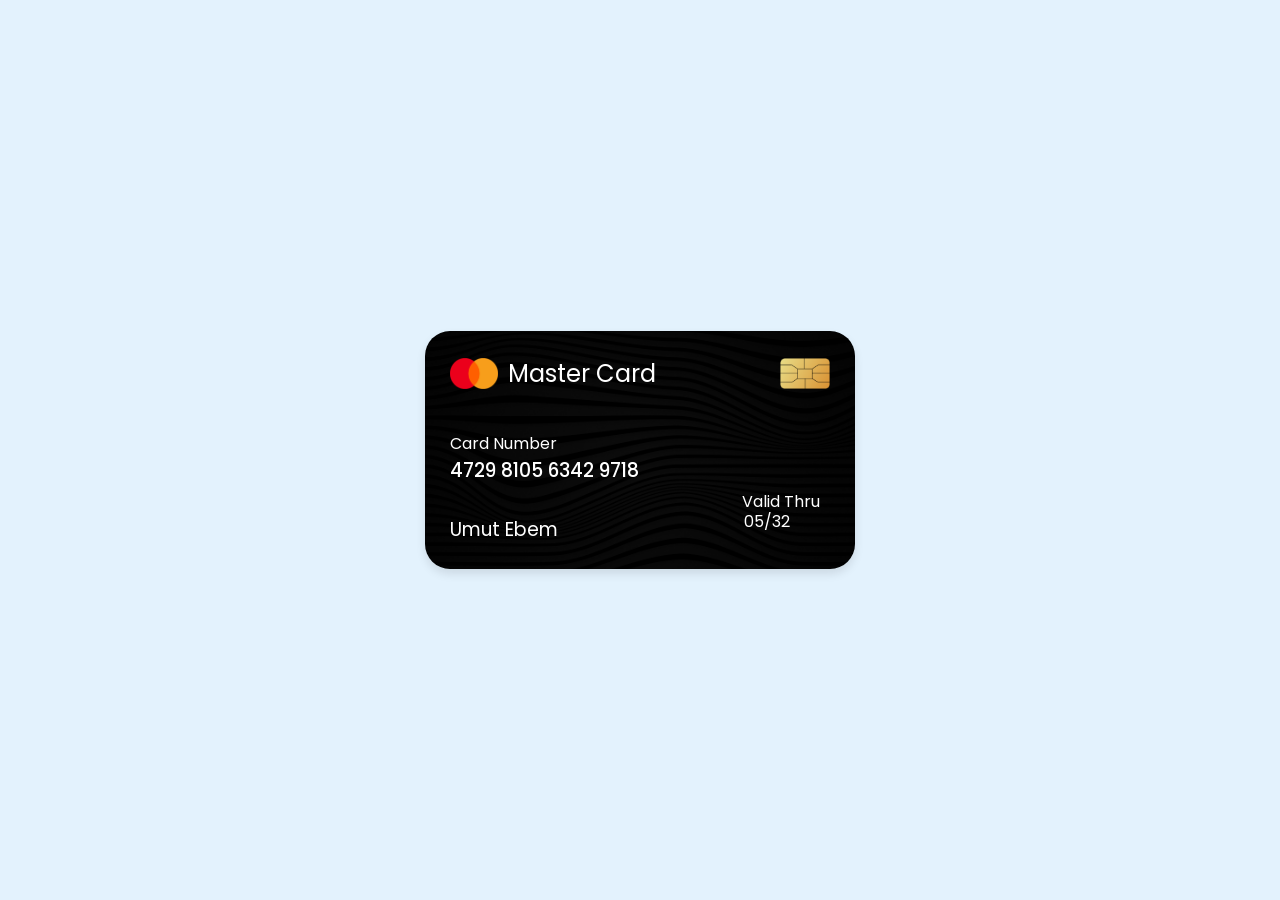
<file: KK-Projesi/index.html>
<!DOCTYPE html>
<html lang="en">
<head>
    <meta charset="UTF-8">
    <meta name="viewport" content="width=device-width, initial-scale=1.0">
    <title>KK-Tasarımı</title>
    <link rel="stylesheet" href="kredikartı.css">
</head>
<body>
    <div class="container">
        <header>
            <span class="logo">
                <img src="Fotograflar/logo.png">
                <h5>Master Card</h5>
            </span>
            <img src="Fotograflar/chip.png" class="chip">
        </header>

        <div class="card-details">
            <div class="number">
                <span>Card Number</span>
                <h3>4729 8105 6342 9718</h3>
            </div>
            <div class="name">
                <h3>Umut Ebem</h3>
            </div>
            <div class="valid-thru">
                <span>Valid Thru</span>
                <h4>05/32</h4>
            </div>
        </div>
    </div>
</body>
</html>
</file>
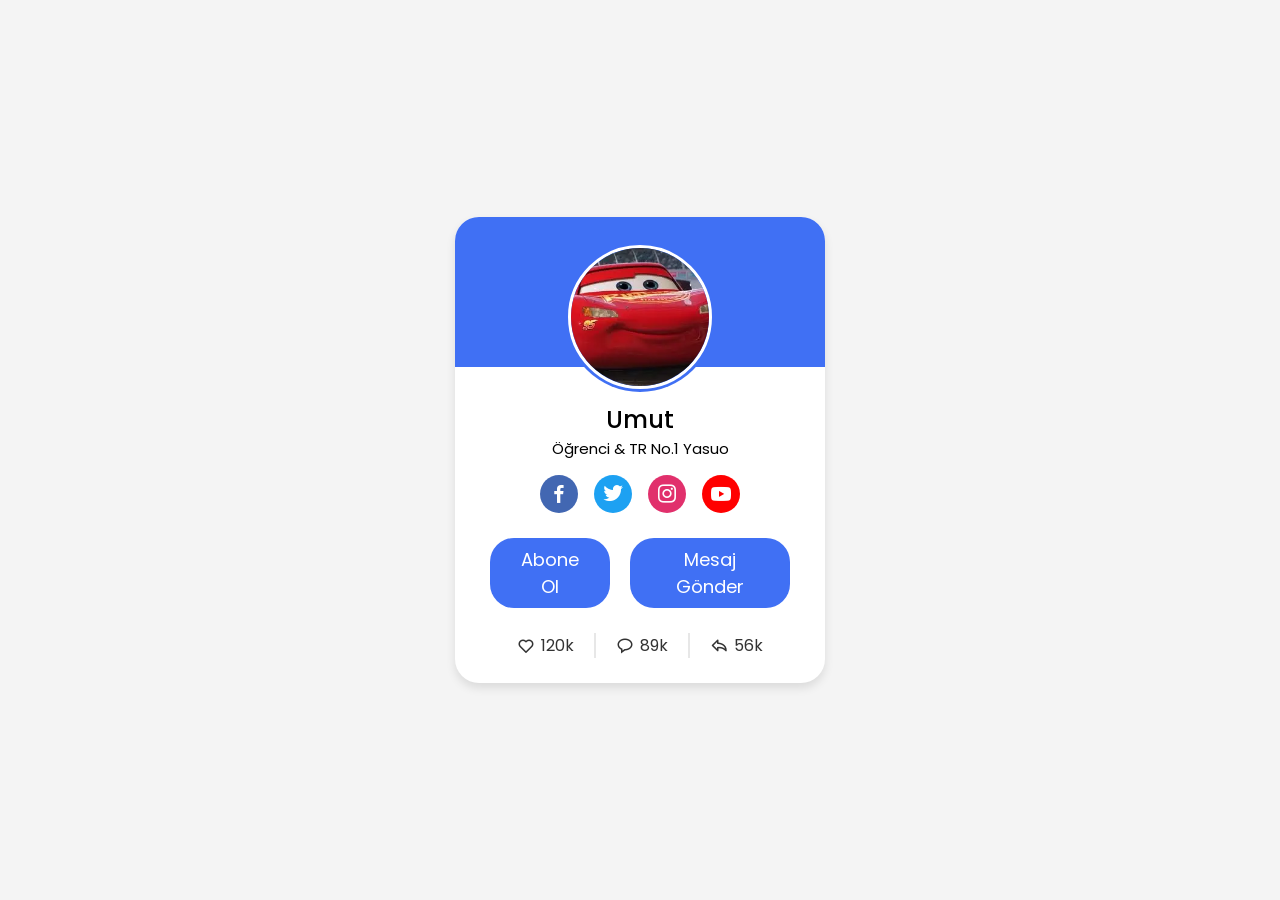
<file: Profil-Projesi/index.html>
<!DOCTYPE html>
<html lang="en">
<head>
    <meta charset="UTF-8">
    <meta name="viewport" content="width=device-width, initial-scale=1.0">
    <title>Profile Card UI</title>

    <!-- CSS -->
    <link rel="stylesheet" href="prof.css">

    <!-- Boxicons CSS -->
     <link href='https://unpkg.com/boxicons@2.1.4/css/boxicons.min.css' rel='stylesheet'>
</head>
<body>
    <div class="profile-card">
        <div class="image">
            <img src="images.webp" class="profile-img">
        </div>

        <div class="text-data">
            <span class="name">Umut</span>
            <span class="job">Öğrenci & TR No.1 Yasuo</span>
        </div>

        <div class="media-buttons">
            <a href="#" class="link" style="background-color: #4267b2;">
                <i class='bx bxl-facebook'></i>
            </a>
            <a href="#" class="link" style="background-color: #1da1f2;">
                <i class='bx bxl-twitter' ></i>
            </a>
            <a href="#" class="link" style="background-color: #e1306c;">
                <i class='bx bxl-instagram' ></i>
            </a>
            <a href="#" class="link" style="background-color: #ff0000;">
                <i class='bx bxl-youtube' ></i>
            </a>
        </div>

        <div class="buttons">
            <button class="button">Abone Ol</button>
            <button class="button">Mesaj Gönder</button>
        </div>

        <div class="analytics">
            <div class="data">
                <i class='bx bx-heart' ></i>
                <span class="number">120k</span>
            </div>
            <div class="data">
                <i class='bx bx-message-rounded' ></i>
                <span class="number">89k</span>
            </div>
            <div class="data">
                <i class='bx bx-share' ></i>
                <span class="number">56k</span>
            </div>
        </div>
    </div>
</body>
</html>
</file>
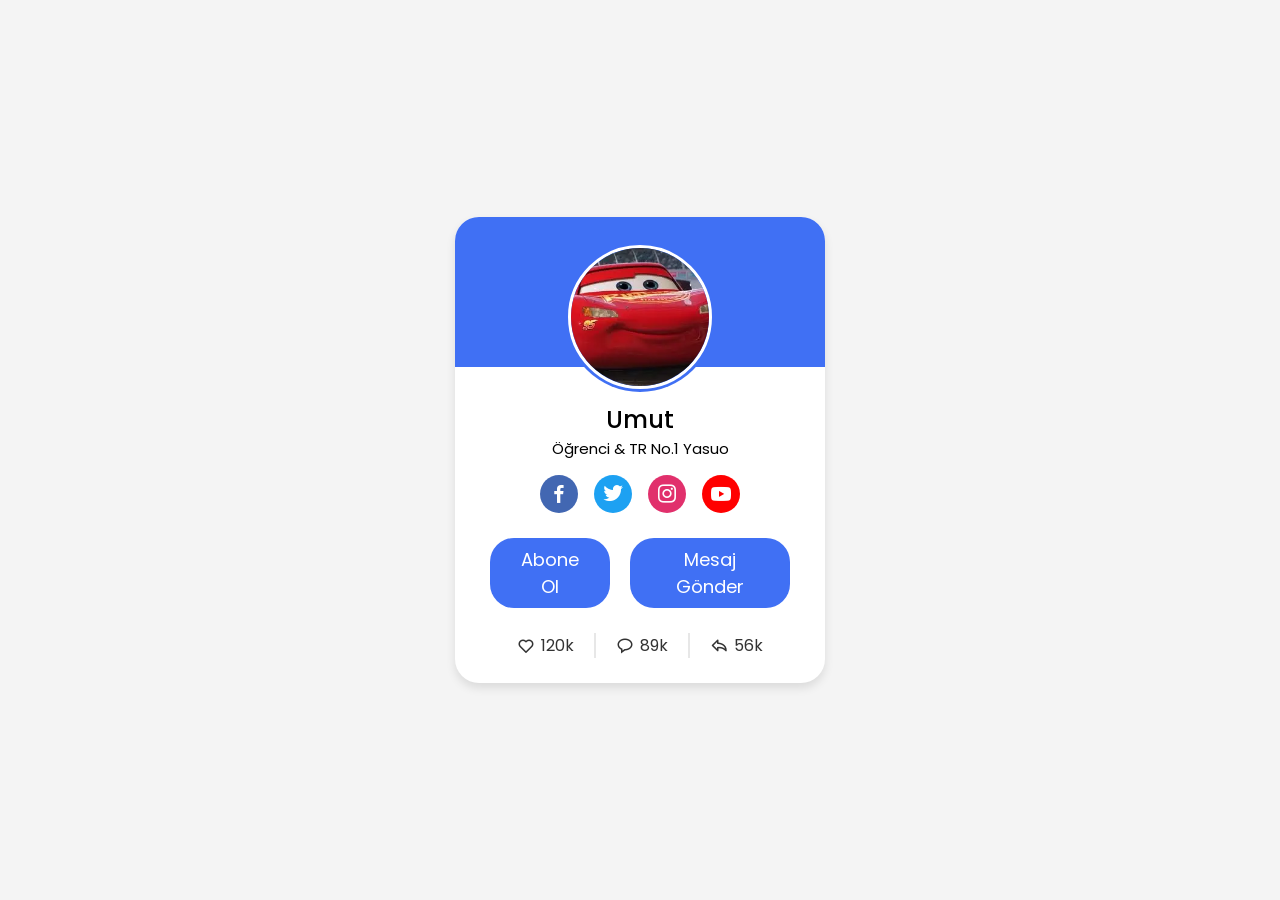
<file: profile.html>
<!DOCTYPE html>
<html lang="en">
<head>
    <meta charset="UTF-8">
    <meta name="viewport" content="width=device-width, initial-scale=1.0">
    <title>Profile Card UI</title>

    <!-- CSS -->
    <link rel="stylesheet" href="prof.css">

    <!-- Boxicons CSS -->
     <link href='https://unpkg.com/boxicons@2.1.4/css/boxicons.min.css' rel='stylesheet'>
</head>
<body>
    <div class="profile-card">
        <div class="image">
            <img src="images.webp" class="profile-img">
        </div>

        <div class="text-data">
            <span class="name">Umut</span>
            <span class="job">Öğrenci & TR No.1 Yasuo</span>
        </div>

        <div class="media-buttons">
            <a href="#" class="link" style="background-color: #4267b2;">
                <i class='bx bxl-facebook'></i>
            </a>
            <a href="#" class="link" style="background-color: #1da1f2;">
                <i class='bx bxl-twitter' ></i>
            </a>
            <a href="#" class="link" style="background-color: #e1306c;">
                <i class='bx bxl-instagram' ></i>
            </a>
            <a href="#" class="link" style="background-color: #ff0000;">
                <i class='bx bxl-youtube' ></i>
            </a>
        </div>

        <div class="buttons">
            <button class="button">Abone Ol</button>
            <button class="button">Mesaj Gönder</button>
        </div>

        <div class="analytics">
            <div class="data">
                <i class='bx bx-heart' ></i>
                <span class="number">120k</span>
            </div>
            <div class="data">
                <i class='bx bx-message-rounded' ></i>
                <span class="number">89k</span>
            </div>
            <div class="data">
                <i class='bx bx-share' ></i>
                <span class="number">56k</span>
            </div>
        </div>
    </div>
</body>
</html>
</file>
<file: KK-Projesi/kredikartı.css>
@import url("https://fonts.googleapis.com/css2?family=Poppins:ital,wght@0,100;0,200;0,300;0,400;0,500;0,600;0,700;0,800;0,900;1,100;1,200;1,300;1,400;1,500;1,600;1,700;1,800;1,900&display=swap");

* {
  margin: 0;
  padding: 0;
  font-family: "Poppins", sans-serif;
}

body {
  min-height: 100vh;
  display: flex;
  align-items: center;
  justify-content: center;
  background-color: #e3f2fd;
}

.container {
  position: relative;
  background-image: url(Fotograflar/bg.png);
  background-size: cover;
  background-color: #fff;
  padding: 25px;
  border-radius: 25px;
  max-width: 380px;
  width: 100%;
  box-shadow: 0 5px 10px rgba(0, 0, 0, 0.1);
}

@keyframes start {
  0% {
    opacity: 0;
  }

  100% {
    opacity: 1;
  }
}

header,
.logo {
  display: flex;
  align-items: center;
  justify-content: space-between;
}

.logo img {
  width: 48px;
}

h5 {
  color: white;
  margin-left: 10px;
  font-size: 24px;
  font-weight: 400;
}

header .chip {
  width: 50px;
}

.card-details {
  margin-top: 40px;
}

.number span,
.number h3 {
  color: white;
}

.number span {
  margin-bottom: 5px;
}

.number h3 {
  font-weight: 500;
}

.name h3 {
  color: white;
  margin-top: 30px;
  font-weight: 400;
}

.valid-thru {
  position: relative;
}

.valid-thru h4 {
  color: white;
  position: absolute;
  font-weight: 400;
  right: 40px;
  bottom: 10px;
}

.valid-thru span {
  color: white;
  position: absolute;
  right: 10px;
  bottom: 30px;
}

.borc {
  animation: borc 5s ease infinite;
  color: white;
}

@keyframes borc {
  0% {
    opacity: 0;
  }

  50% {
    opacity: 1;
  }

  100% {
    opacity: 0;
  }
}
</file>
<file: Profil-Projesi/prof.css>
/* Google Fonts - Poppins */
@import url("https://fonts.googleapis.com/css2?family=Poppins:ital,wght@0,100;0,200;0,300;0,400;0,500;0,600;0,700;0,800;0,900;1,100;1,200;1,300;1,400;1,500;1,600;1,700;1,800;1,900&display=swap");

* {
  padding: 0;
  margin: 0;
  box-sizing: border-box;
  font-family: "Poppins", sans-serif;
}

body {
  height: 100vh;
  display: flex;
  align-items: center;
  justify-content: center;
  background-color: #f4f4f4;
}

.profile-card {
  display: flex;
  flex-direction: column;
  align-items: center;
  max-width: 370px;
  width: 100%;
  background-color: #fff;
  border-radius: 24px;
  padding: 25px;
  box-shadow: 0 5px 10px rgba(0, 0, 0, 0.1);
  position: relative;
}

.profile-card::before {
  content: "";
  position: absolute;
  top: 0;
  left: 0;
  height: 150px;
  width: 100%;
  border-radius: 24px 24px 0 0;
  background-color: #4070f4;
}

.image {
  position: relative;
  width: 150px;
  height: 150px;
  border-radius: 50%;
  background-color: #4070f4;
  padding: 3px;
  margin-bottom: 10px;
}

.image .profile-img {
  height: 100%;
  width: 100%;
  object-fit: cover;
  border-radius: 50%;
  border: 3px solid #fff;
}

.text-data {
  display: flex;
  flex-direction: column;
  align-items: center;
}

.text-data .name {
  font-size: 24px;
  font-weight: 500;
}

.text-data .job {
  font-size: 15px;
  font-weight: 400;
}

.profile-card .media-buttons {
  display: flex;
  align-items: center;
  margin-top: 15px;
}

.media-buttons .link {
  display: flex;
  justify-content: center;
  align-items: center;
  color: #fff;
  font-size: 24px;
  height: 38px;
  width: 38px;
  border-radius: 50%;
  margin: 0 8px;
  background-color: #4070f4;
  text-decoration: none;
}

.profile-card .buttons {
  display: flex;
  align-items: center;
  margin-top: 25px;
}

.buttons .button {
  color: #fff;
  font-size: 18px;
  font-weight: 400;
  cursor: pointer;
  border: none;
  border-radius: 24px;
  margin: 0 10px;
  padding: 8px 24px;
  background-color: #4070f4;
  transition: all 0.3s ease;
}

.buttons .button:hover {
  background-color: #0e4bf1;
}

.profile-card .analytics {
  display: flex;
  align-items: center;
  margin-top: 25px;
}

.analytics .data {
  display: flex;
  align-items: center;
  color: #333;
  padding: 0 20px;
  border-right: 2px solid #e7e7e7;
}

.data i {
  font-size: 18px;
  margin-right: 6px;
}

.data:last-child {
  border-right: none;
}
</file>
<file: prof.css>
/* Google Fonts - Poppins */
@import url("https://fonts.googleapis.com/css2?family=Poppins:ital,wght@0,100;0,200;0,300;0,400;0,500;0,600;0,700;0,800;0,900;1,100;1,200;1,300;1,400;1,500;1,600;1,700;1,800;1,900&display=swap");

* {
  padding: 0;
  margin: 0;
  box-sizing: border-box;
  font-family: "Poppins", sans-serif;
}

body {
  height: 100vh;
  display: flex;
  align-items: center;
  justify-content: center;
  background-color: #f4f4f4;
}

.profile-card {
  display: flex;
  flex-direction: column;
  align-items: center;
  max-width: 370px;
  width: 100%;
  background-color: #fff;
  border-radius: 24px;
  padding: 25px;
  box-shadow: 0 5px 10px rgba(0, 0, 0, 0.1);
  position: relative;
}

.profile-card::before {
  content: "";
  position: absolute;
  top: 0;
  left: 0;
  height: 150px;
  width: 100%;
  border-radius: 24px 24px 0 0;
  background-color: #4070f4;
}

.image {
  position: relative;
  width: 150px;
  height: 150px;
  border-radius: 50%;
  background-color: #4070f4;
  padding: 3px;
  margin-bottom: 10px;
}

.image .profile-img {
  height: 100%;
  width: 100%;
  object-fit: cover;
  border-radius: 50%;
  border: 3px solid #fff;
}

.text-data {
  display: flex;
  flex-direction: column;
  align-items: center;
}

.text-data .name {
  font-size: 24px;
  font-weight: 500;
}

.text-data .job {
  font-size: 15px;
  font-weight: 400;
}

.profile-card .media-buttons {
  display: flex;
  align-items: center;
  margin-top: 15px;
}

.media-buttons .link {
  display: flex;
  justify-content: center;
  align-items: center;
  color: #fff;
  font-size: 24px;
  height: 38px;
  width: 38px;
  border-radius: 50%;
  margin: 0 8px;
  background-color: #4070f4;
  text-decoration: none;
}

.profile-card .buttons {
  display: flex;
  align-items: center;
  margin-top: 25px;
}

.buttons .button {
  color: #fff;
  font-size: 18px;
  font-weight: 400;
  cursor: pointer;
  border: none;
  border-radius: 24px;
  margin: 0 10px;
  padding: 8px 24px;
  background-color: #4070f4;
  transition: all 0.3s ease;
}

.buttons .button:hover {
  background-color: #0e4bf1;
}

.profile-card .analytics {
  display: flex;
  align-items: center;
  margin-top: 25px;
}

.analytics .data {
  display: flex;
  align-items: center;
  color: #333;
  padding: 0 20px;
  border-right: 2px solid #e7e7e7;
}

.data i {
  font-size: 18px;
  margin-right: 6px;
}

.data:last-child {
  border-right: none;
}
</file>
